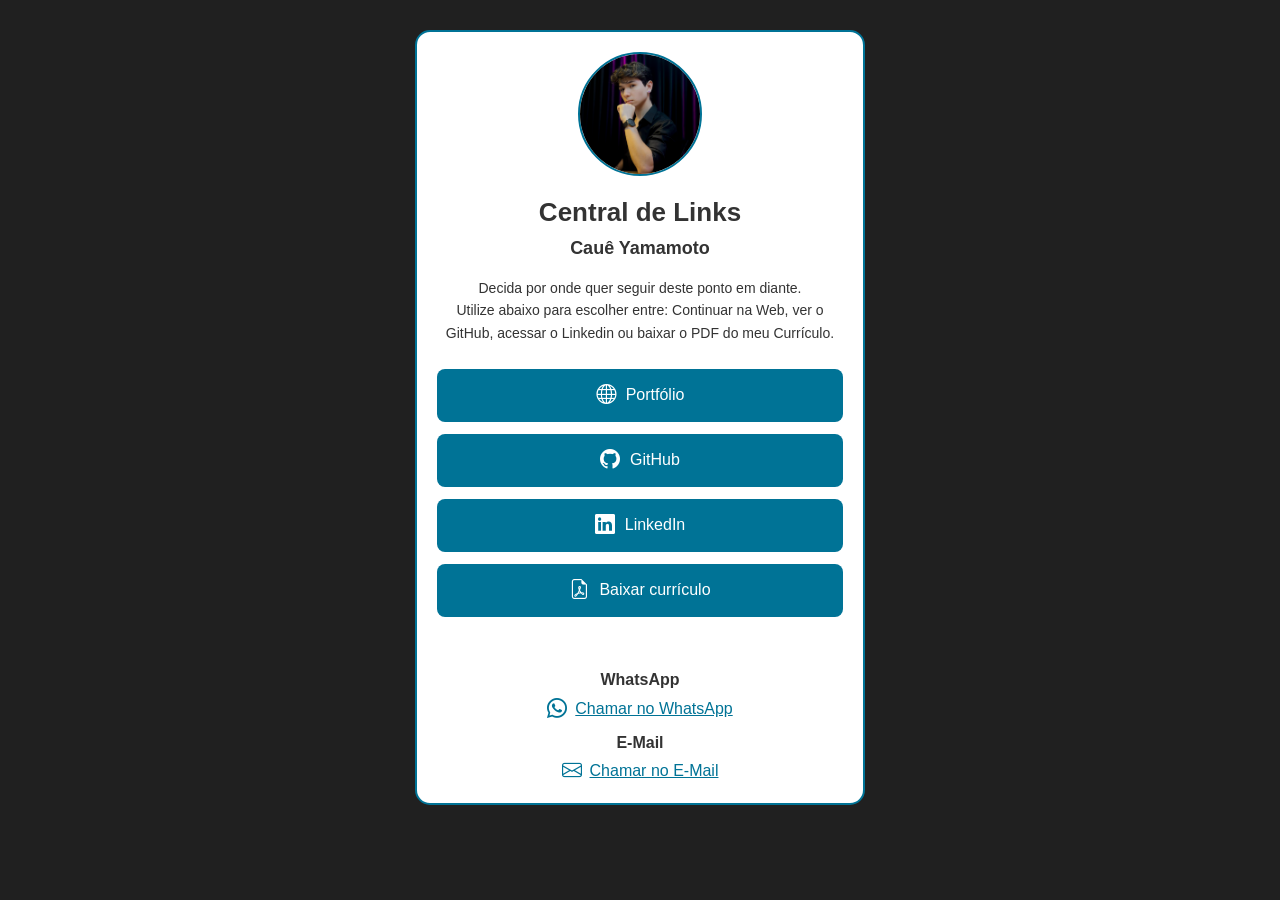
<file: index.html>
<!DOCTYPE html>
<html lang="pt-BR">
    <head>
        <meta charset="UTF-8">
        <meta name="viewport" content="width=device-width, initial-scale=1.0">
        <title>Central de Links - Cauê Yamamoto</title>
        <meta name="description" content="Links para redirecionamento de redes e páginas do Caue Kazuo Yamamoto">
        <meta name="author"  content="Cauê Yamamoto">
        <link rel="icon" type="image/png" href="./assets/images/KodaKSsf.png">
        <link rel="stylesheet" href="https://cdn.jsdelivr.net/npm/bootstrap-icons@1.13.2/font/bootstrap-icons.min.css">
        <link rel="stylesheet" href="./assets/css/redirect.css">
    </head>
    <body>
        <aside>
            <div class="selfie">
                <a href="https://www.instagram.com/ckyamamoto7/" target="_blank" rel="noopener noreferrer">
                    <img src="./assets/images/selfie.png" alt="Meu instagram">
                </a>
            </div>
        </aside>
        <main>
            <div class="topbar">
                <h1>Central de Links <small>Cauê Yamamoto</small></h1>
                <p>Decida por onde quer seguir deste ponto em diante.
                    <br> Utilize abaixo para escolher entre: Continuar na Web, ver o GitHub, acessar o Linkedin ou baixar o PDF do meu Currículo.
                </p>
            </div>
            <article class="cardLink">
                <a href="./pessoal.html">
                    <i class="bi bi-globe" aria-hidden="true"></i>
                    Portfólio
                </a>
            </article>
            <article class="cardLink">
                <a href="https://github.com/CaueYamamoto7">
                    <i class="bi bi-github" aria-hidden="true"></i>
                    GitHub
                </a>
            </article>
            <article class="cardLink">
                <a href="https://www.linkedin.com/in/cauê-yamamoto-4bb765350/">
                    <i class="bi bi-linkedin" aria-hidden="true"></i>
                    LinkedIn
                </a>
            </article>
            <article class="cardLink">
                <a href="./assets/curriculoCaue.pdf" download>
                    <i class="bi bi-file-earmark-pdf" aria-hidden="true"></i>
                    Baixar currículo
                </a>
            </article>
            <address>
                <div id="number">
                    <h2>WhatsApp</h2>
                    <a href="https://api.whatsapp.com/send?phone=5543988604583&text=Olá, tudo bem? Vi o seu portifólio web. Podemos conversar? " target="_blank" rel="noopener noreferrer">
                        <i class="bi bi-whatsapp" aria-hidden="true"></i>
                        Chamar no WhatsApp
                    </a>
                </div>
                <div id="mail">
                    <h2>E-Mail</h2>
                    <a href="mailto:yamamotocaue@gmail.com">
                        <i class="bi bi-envelope" aria-hidden="true"></i>
                        Chamar no E-Mail
                    </a>
                </div>
            </address>
        </main>
    </body>
</html>
</file>
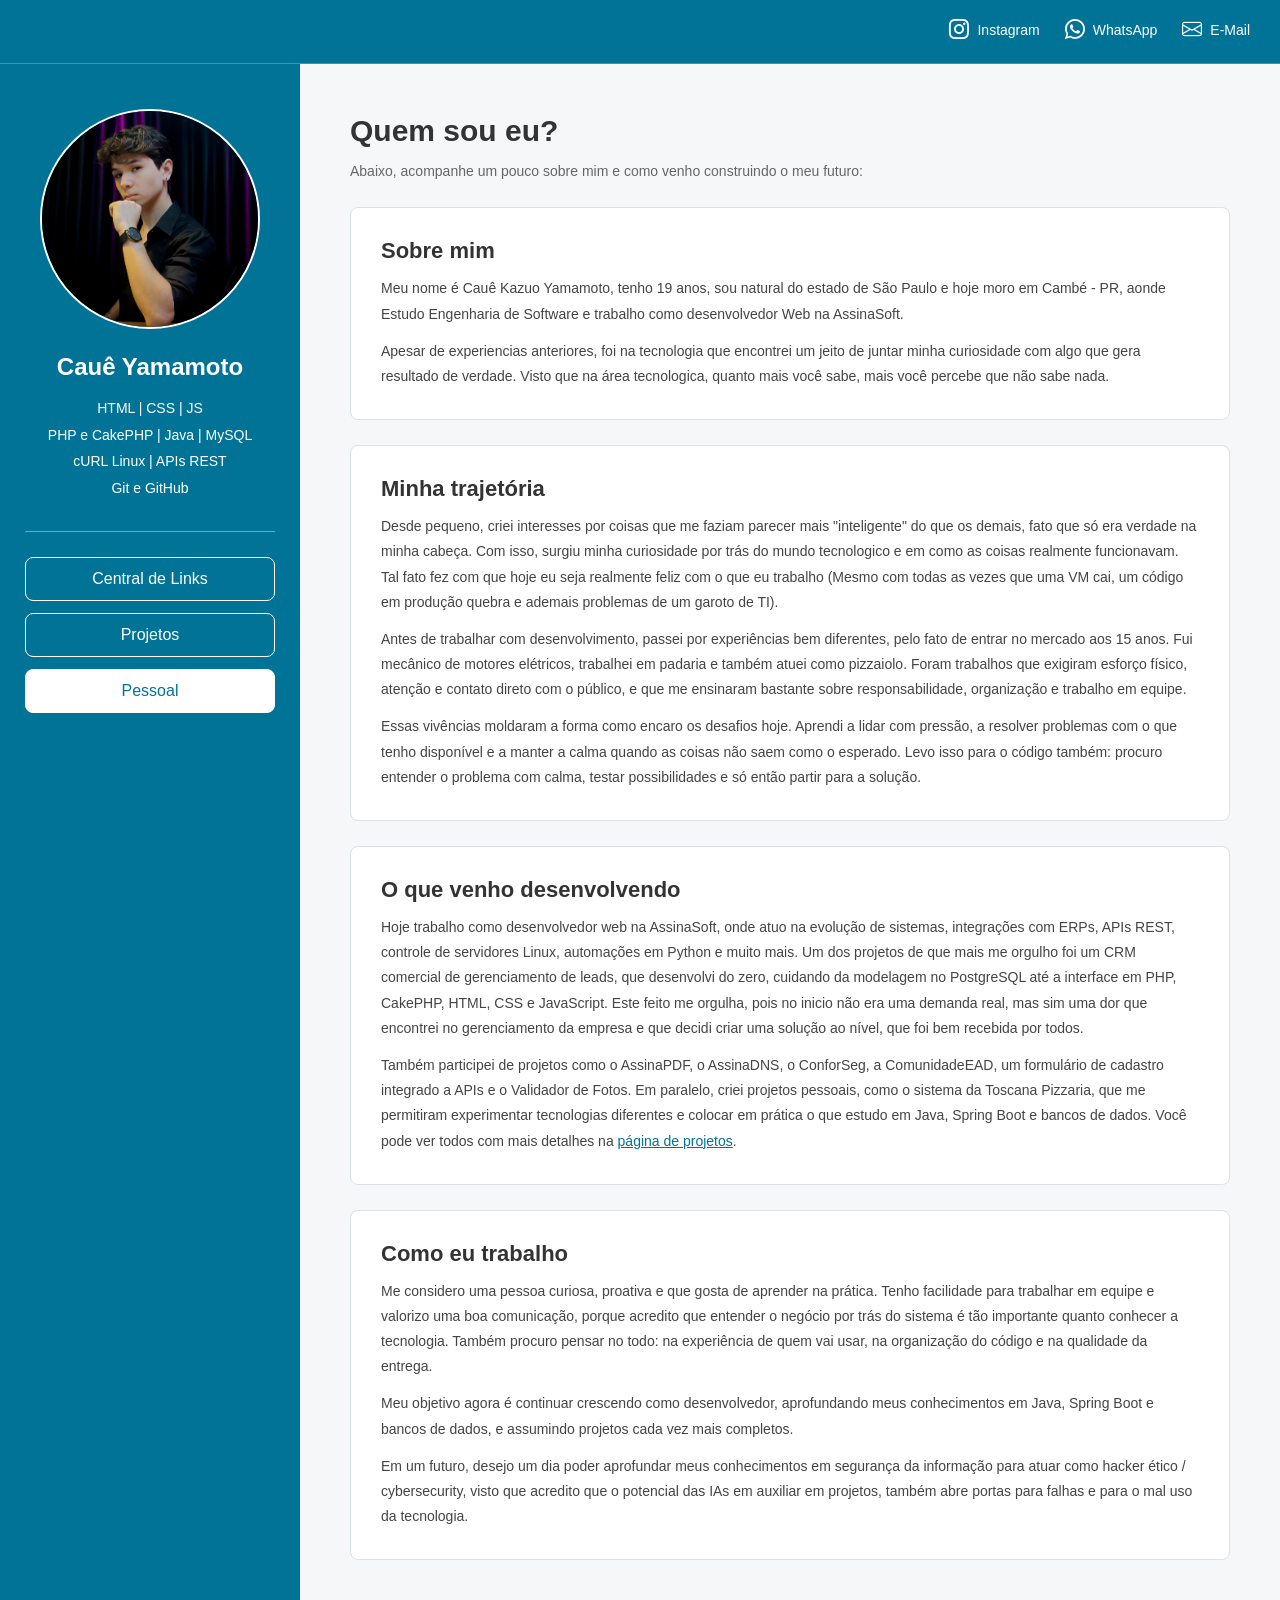
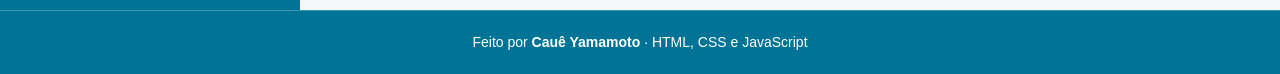
<file: pessoal.html>
<!DOCTYPE html>
<html lang="pt-BR">
    <head>
        <meta charset="UTF-8">
        <meta name="viewport" content="width=device-width, initial-scale=1.0">
        <title>Pessoal - Cauê Yamamoto</title>
        <meta name="description" content="Um pouco sobre Cauê Kazuo Yamamoto, sua trajetória e seus projetos">
        <meta name="author" content="Cauê Yamamoto">
        <link rel="icon" type="image/png" href="./assets/images/KodaKSsf.png">
        <link rel="stylesheet" href="https://cdn.jsdelivr.net/npm/bootstrap-icons@1.13.2/font/bootstrap-icons.min.css">
        <link rel="stylesheet" href="./assets/css/projetos.css">
        <script src="./script.js" defer></script>
    </head>
    <body class="paginaPessoal">
        <header class="topbar">
            <nav aria-label="Navegação principal">
                <a href="https://www.instagram.com/ckyamamoto7/" target="_blank" rel="noopener noreferrer">
                    <i class="bi bi-instagram" aria-hidden="true"></i>
                    Instagram
                </a>
                <a href="https://api.whatsapp.com/send?phone=5543988604583&text=Olá, tudo bem? Vi o seu portifólio web. Podemos conversar? " target="_blank" rel="noopener noreferrer">
                    <i class="bi bi-whatsapp" aria-hidden="true"></i>
                    WhatsApp
                </a>
                <a href="mailto:yamamotocaue@gmail.com">
                    <i class="bi bi-envelope" aria-hidden="true"></i>
                    E-Mail
                </a>
            </nav>
        </header>
        <div class="conteudo">
            <aside>
                <div class="selfie">
                    <img src="./assets/images/selfie.png" alt="Cauê Yamamoto">
                </div>
                <h2>Cauê Yamamoto</h2>
                <p>HTML | CSS | JS<br>PHP e CakePHP | Java | MySQL<br>cURL Linux | APIs REST<br>Git e GitHub</p>
                <nav class="menuAside" aria-label="Páginas do portfólio">
                    <a href="./index.html">Central de Links</a>
                    <a href="./projetos.html">Projetos</a>
                    <a href="./pessoal.html" aria-current="page">Pessoal</a>
                </nav>
            </aside>
            <main>
                <h1>Quem sou eu?</h1>
                <p>Abaixo, acompanhe um pouco sobre mim e como venho construindo o meu futuro:</p>
                <section class="blocoPessoal">
                    <h2>Sobre mim</h2>
                    <p>Meu nome é Cauê Kazuo Yamamoto, tenho 19 anos, sou natural do estado de São Paulo e hoje moro em Cambé - PR, aonde Estudo Engenharia de Software e trabalho como desenvolvedor Web na AssinaSoft. </p>
                    <p>Apesar de experiencias anteriores, foi na tecnologia que encontrei um jeito de juntar minha curiosidade com algo que gera resultado de verdade. Visto que na área tecnologica, quanto mais você sabe, mais você percebe que não sabe nada.</p>
                </section>
                <section class="blocoPessoal">
                    <h2>Minha trajetória</h2>
                    <p>Desde pequeno, criei interesses por coisas que me faziam parecer mais "inteligente" do que os demais, fato que só era verdade na minha cabeça. Com isso, surgiu minha curiosidade por trás do mundo tecnologico e em como as coisas realmente funcionavam. Tal fato fez com que hoje eu seja realmente feliz com o que eu trabalho (Mesmo com todas as vezes que uma VM cai, um código em produção quebra e ademais problemas de um garoto de TI).</p>
                    <p>Antes de trabalhar com desenvolvimento, passei por experiências bem diferentes, pelo fato de entrar no mercado aos 15 anos. Fui mecânico de motores elétricos, trabalhei em padaria e também atuei como pizzaiolo. Foram trabalhos que exigiram esforço físico, atenção e contato direto com o público, e que me ensinaram bastante sobre responsabilidade, organização e trabalho em equipe.</p>
                    <p>Essas vivências moldaram a forma como encaro os desafios hoje. Aprendi a lidar com pressão, a resolver problemas com o que tenho disponível e a manter a calma quando as coisas não saem como o esperado. Levo isso para o código também: procuro entender o problema com calma, testar possibilidades e só então partir para a solução.</p>
                </section>
                <section class="blocoPessoal">
                    <h2>O que venho desenvolvendo</h2>
                    <p>Hoje trabalho como desenvolvedor web na AssinaSoft, onde atuo na evolução de sistemas, integrações com ERPs, APIs REST, controle de servidores Linux, automações em Python e muito mais. Um dos projetos de que mais me orgulho foi um CRM comercial de gerenciamento de leads, que desenvolvi do zero, cuidando da modelagem no PostgreSQL até a interface em PHP, CakePHP, HTML, CSS e JavaScript. Este feito me orgulha, pois no inicio não era uma demanda real, mas sim uma dor que encontrei no gerenciamento da empresa e que decidi criar uma solução ao nível, que foi bem recebida por todos.</p>
                    <p>Também participei de projetos como o AssinaPDF, o AssinaDNS, o ConforSeg, a ComunidadeEAD, um formulário de cadastro integrado a APIs e o Validador de Fotos. Em paralelo, criei projetos pessoais, como o sistema da Toscana Pizzaria, que me permitiram experimentar tecnologias diferentes e colocar em prática o que estudo em Java, Spring Boot e bancos de dados. Você pode ver todos com mais detalhes na <a href="./projetos.html">página de projetos</a>.</p>
                </section>
                <section class="blocoPessoal">
                    <h2>Como eu trabalho</h2>
                    <p>Me considero uma pessoa curiosa, proativa e que gosta de aprender na prática. Tenho facilidade para trabalhar em equipe e valorizo uma boa comunicação, porque acredito que entender o negócio por trás do sistema é tão importante quanto conhecer a tecnologia. Também procuro pensar no todo: na experiência de quem vai usar, na organização do código e na qualidade da entrega.</p>
                    <p>Meu objetivo agora é continuar crescendo como desenvolvedor, aprofundando meus conhecimentos em Java, Spring Boot e bancos de dados, e assumindo projetos cada vez mais completos.</p>
                    <P>Em um futuro, desejo um dia poder aprofundar meus conhecimentos em segurança da informação para atuar como hacker ético / cybersecurity, visto que acredito que o potencial das IAs em auxiliar em projetos, também abre portas para falhas e para o mal uso da tecnologia. </P>
                </section>
            </main>
        </div>
        <footer class="rodape">
            <p>Feito por <strong>Cauê Yamamoto</strong> · HTML, CSS e JavaScript</p>
        </footer>
    </body>
</html>
</file>
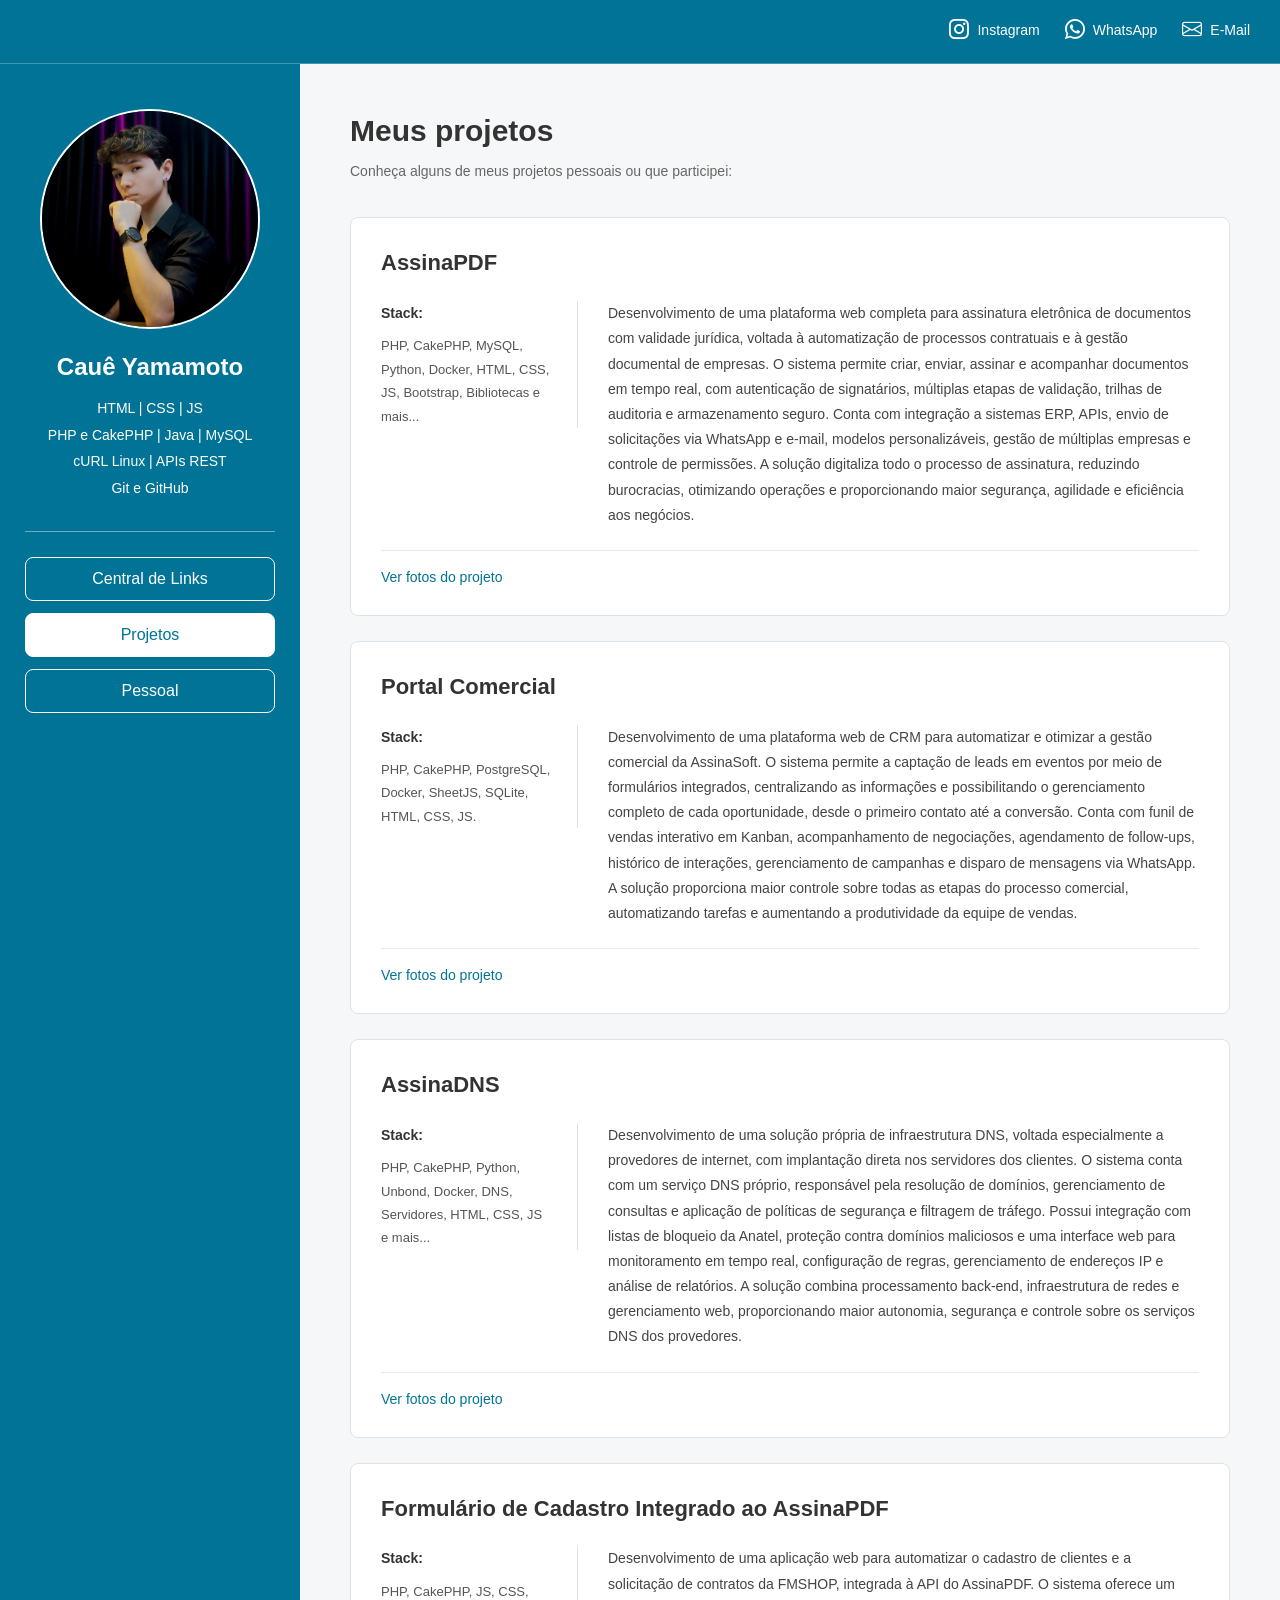
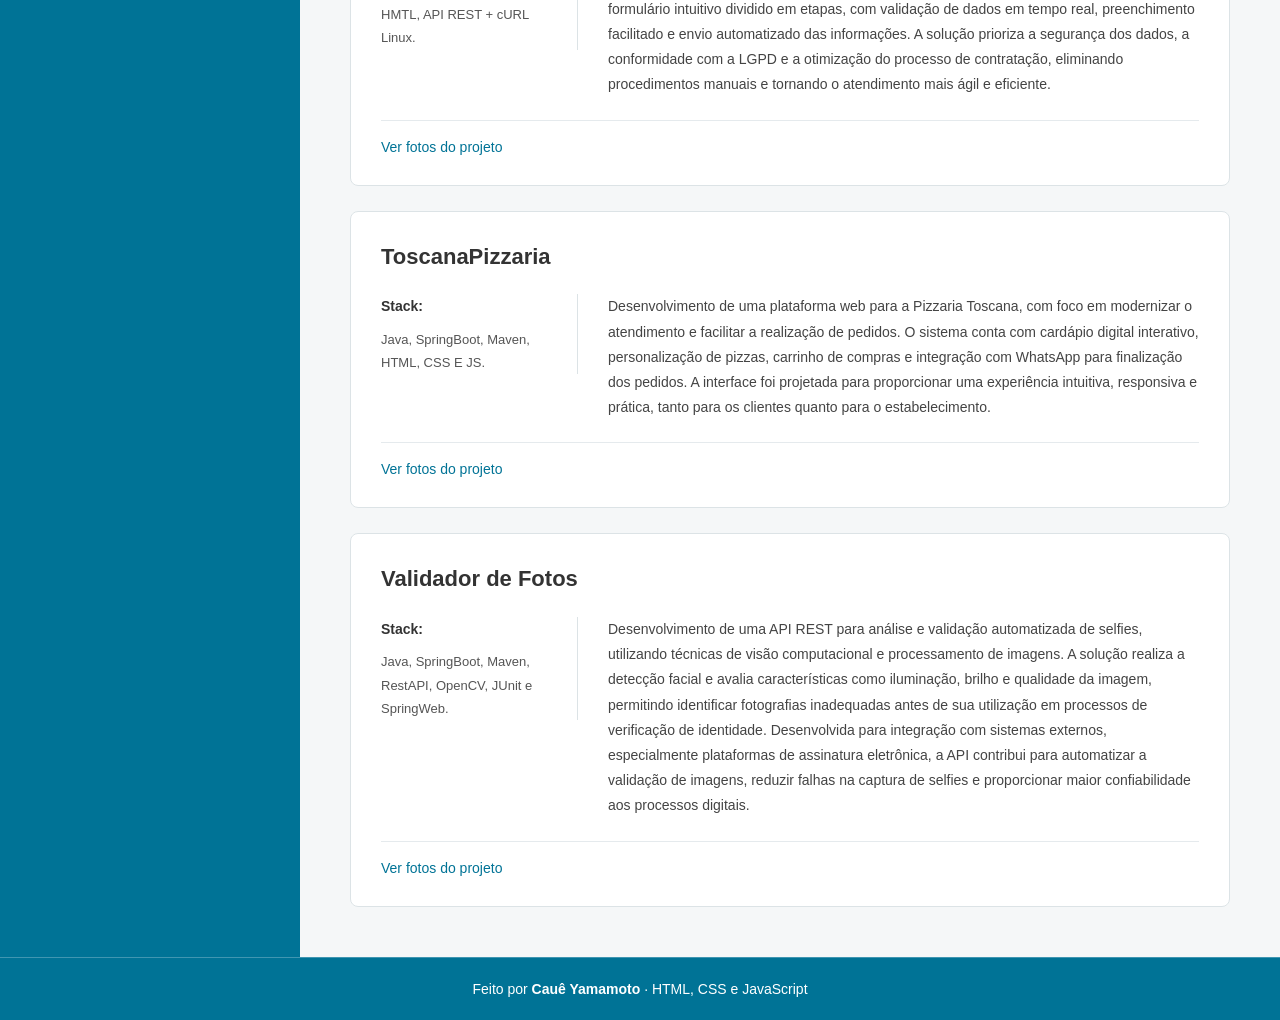
<file: projetos.html>
<!DOCTYPE html>
<html lang="pt-BR">
    <head>
        <meta charset="UTF-8">
        <meta name="viewport" content="width=device-width, initial-scale=1.0">
        <title>Projetos - Cauê Yamamoto</title>
        <meta name="description" content="Projetos desenvolvidos por Cauê Kazuo Yamamoto">
        <meta name="author" content="Cauê Yamamoto">
        <link rel="icon" type="image/png" href="./assets/images/KodaKSsf.png">
        <link rel="stylesheet" href="https://cdn.jsdelivr.net/npm/bootstrap-icons@1.13.2/font/bootstrap-icons.min.css">
        <link rel="stylesheet" href="./assets/css/projetos.css">
        <script src="./script.js" defer></script>
    </head>
    <body>
        <header class="topbar">
            <nav aria-label="Navegação principal">
                <a href="https://www.instagram.com/ckyamamoto7/" target="_blank" rel="noopener noreferrer">
                    <i class="bi bi-instagram" aria-hidden="true"></i>
                    Instagram
                </a>
                <a href="https://api.whatsapp.com/send?phone=5543988604583&text=Olá, tudo bem? Vi o seu portifólio web. Podemos conversar? " target="_blank" rel="noopener noreferrer">
                    <i class="bi bi-whatsapp" aria-hidden="true"></i>
                    WhatsApp
                </a>
                <a href="mailto:yamamotocaue@gmail.com">
                    <i class="bi bi-envelope" aria-hidden="true"></i>
                    E-Mail
                </a>
            </nav>
        </header>
        <div class="conteudo">
            <aside>
                <div class="selfie">
                    <img src="./assets/images/selfie.png" alt="Cauê Yamamoto">
                </div>
                <h2>Cauê Yamamoto</h2>
                <p>HTML | CSS | JS<br>PHP e CakePHP | Java | MySQL<br>cURL Linux | APIs REST<br>Git e GitHub</p>
                <nav class="menuAside" aria-label="Páginas do portfólio">
                    <a href="./index.html">Central de Links</a>
                    <a href="./projetos.html" aria-current="page">Projetos</a>
                    <a href="./pessoal.html">Pessoal</a>
                </nav>
            </aside>
            <main>
                <h1>Meus projetos</h1>
                <p>Conheça alguns de meus projetos pessoais ou que participei:</p>
                <div class="projetos">
                    <article class="cardProjeto">
                        <h2><button type="button" data-modal="assinaPDF" aria-haspopup="dialog">AssinaPDF</button></h2>
                        <p class="stack"><strong>Stack:</strong> PHP, CakePHP, MySQL, Python, Docker, HTML, CSS, JS, Bootstrap, Bibliotecas e mais...</p>
                        <p class="sobre">Desenvolvimento de uma plataforma web completa para assinatura eletrônica de documentos com validade jurídica, voltada à automatização de processos contratuais e à gestão documental de empresas. O sistema permite criar, enviar, assinar e acompanhar documentos em tempo real, com autenticação de signatários, múltiplas etapas de validação, trilhas de auditoria e armazenamento seguro. Conta com integração a sistemas ERP, APIs, envio de solicitações via WhatsApp e e-mail, modelos personalizáveis, gestão de múltiplas empresas e controle de permissões. A solução digitaliza todo o processo de assinatura, reduzindo burocracias, otimizando operações e proporcionando maior segurança, agilidade e eficiência aos negócios.</p>
                        <span class="verFotos">Ver fotos do projeto</span>
                    </article>
                    <article class="cardProjeto">
                        <h2><button type="button" data-modal="portalComercial" aria-haspopup="dialog">Portal Comercial</button></h2>
                        <p class="stack"><strong>Stack:</strong> PHP, CakePHP, PostgreSQL, Docker, SheetJS, SQLite, HTML, CSS, JS. </p>
                        <p class="sobre">Desenvolvimento de uma plataforma web de CRM para automatizar e otimizar a gestão comercial da AssinaSoft. O sistema permite a captação de leads em eventos por meio de formulários integrados, centralizando as informações e possibilitando o gerenciamento completo de cada oportunidade, desde o primeiro contato até a conversão. Conta com funil de vendas interativo em Kanban, acompanhamento de negociações, agendamento de follow-ups, histórico de interações, gerenciamento de campanhas e disparo de mensagens via WhatsApp. A solução proporciona maior controle sobre todas as etapas do processo comercial, automatizando tarefas e aumentando a produtividade da equipe de vendas.</p>
                        <span class="verFotos">Ver fotos do projeto</span>
                    </article>
                    <article class="cardProjeto">
                        <h2><button type="button" data-modal="assinaDNS" aria-haspopup="dialog">AssinaDNS</button></h2>
                        <p class="stack"><strong>Stack:</strong> PHP, CakePHP, Python, Unbond, Docker, DNS, Servidores, HTML, CSS, JS e mais...</p>
                        <p class="sobre">Desenvolvimento de uma solução própria de infraestrutura DNS, voltada especialmente a provedores de internet, com implantação direta nos servidores dos clientes. O sistema conta com um serviço DNS próprio, responsável pela resolução de domínios, gerenciamento de consultas e aplicação de políticas de segurança e filtragem de tráfego. Possui integração com listas de bloqueio da Anatel, proteção contra domínios maliciosos e uma interface web para monitoramento em tempo real, configuração de regras, gerenciamento de endereços IP e análise de relatórios. A solução combina processamento back-end, infraestrutura de redes e gerenciamento web, proporcionando maior autonomia, segurança e controle sobre os serviços DNS dos provedores.</p>
                        <span class="verFotos">Ver fotos do projeto</span>
                    </article>
                    <article class="cardProjeto">
                        <h2><button type="button" data-modal="formsFMShop" aria-haspopup="dialog">Formulário de Cadastro Integrado ao AssinaPDF</button></h2>
                        <p class="stack"><strong>Stack:</strong> PHP, CakePHP, JS, CSS, HMTL, API REST + cURL Linux.</p>
                        <p class="sobre">Desenvolvimento de uma aplicação web para automatizar o cadastro de clientes e a solicitação de contratos da FMSHOP, integrada à API do AssinaPDF. O sistema oferece um formulário intuitivo dividido em etapas, com validação de dados em tempo real, preenchimento facilitado e envio automatizado das informações. A solução prioriza a segurança dos dados, a conformidade com a LGPD e a otimização do processo de contratação, eliminando procedimentos manuais e tornando o atendimento mais ágil e eficiente.</p>
                        <span class="verFotos">Ver fotos do projeto</span>
                    </article>
                    <article class="cardProjeto">
                        <h2><button type="button" data-modal="toscanaPizzaria" aria-haspopup="dialog">ToscanaPizzaria</button></h2>
                        <p class="stack"><strong>Stack:</strong> Java, SpringBoot, Maven, HTML, CSS E JS.</p>
                        <p class="sobre">Desenvolvimento de uma plataforma web para a Pizzaria Toscana, com foco em modernizar o atendimento e facilitar a realização de pedidos. O sistema conta com cardápio digital interativo, personalização de pizzas, carrinho de compras e integração com WhatsApp para finalização dos pedidos. A interface foi projetada para proporcionar uma experiência intuitiva, responsiva e prática, tanto para os clientes quanto para o estabelecimento.</p>
                        <span class="verFotos">Ver fotos do projeto</span>
                    </article>
                    <article class="cardProjeto">
                        <h2><button type="button" data-modal="validadorFoto" aria-haspopup="dialog">Validador de Fotos</button></h2>
                        <p class="stack"><strong>Stack:</strong> Java, SpringBoot, Maven, RestAPI, OpenCV, JUnit e SpringWeb.</p>
                        <p class="sobre">Desenvolvimento de uma API REST para análise e validação automatizada de selfies, utilizando técnicas de visão computacional e processamento de imagens. A solução realiza a detecção facial e avalia características como iluminação, brilho e qualidade da imagem, permitindo identificar fotografias inadequadas antes de sua utilização em processos de verificação de identidade. Desenvolvida para integração com sistemas externos, especialmente plataformas de assinatura eletrônica, a API contribui para automatizar a validação de imagens, reduzir falhas na captura de selfies e proporcionar maior confiabilidade aos processos digitais.</p>
                        <span class="verFotos">Ver fotos do projeto</span>
                    </article>
                </div>
            </main>
        </div>
        <footer class="rodape">
            <p>Feito por <strong>Cauê Yamamoto</strong> · HTML, CSS e JavaScript</p>
        </footer>
        <dialog id="assinaPDF" aria-label="AssinaPDF">
            <form method="dialog"><button class="fechar" aria-label="Fechar modal">&times;</button></form>
            <div class="fotosProjeto">
                <img src="./assets/images/AssinaPDF/one.png" alt="Foto">
                <img src="./assets/images/AssinaPDF/two.png" alt="Foto">
                <img src="./assets/images/AssinaPDF/tree.png" alt="Foto">
                <img src="./assets/images/AssinaPDF/four.png" alt="Foto">
                <img src="./assets/images/AssinaPDF/IMG_3975.PNG" alt="Foto">
            </div>
        </dialog>
        <dialog id="portalComercial" aria-label="Portal Comercial">
            <form method="dialog"><button class="fechar" aria-label="Fechar modal">&times;</button></form>
            <div class="fotosProjeto">
                <img src="./assets/images/PortalComercial/one.png" alt="Foto">
                <img src="./assets/images/PortalComercial/two.png" alt="Foto">
                <img src="./assets/images/PortalComercial/tree.png" alt="Foto">
                <img src="./assets/images/PortalComercial/four.png" alt="Foto">
                <img src="./assets/images/PortalComercial/five.png" alt="Foto">
            </div>
        </dialog>
        <dialog id="assinaDNS" aria-label="AssinaDNS">
            <form method="dialog"><button class="fechar" aria-label="Fechar modal">&times;</button></form>
            <div class="fotosProjeto">
                <img src="./assets/images/AssinaDNS/one.png" alt="Foto">
                <img src="./assets/images/AssinaDNS/two.png" alt="Foto">
                <img src="./assets/images/AssinaDNS/three.png" alt="Foto">
            </div>
        </dialog>
        <dialog id="formsFMShop" aria-label="Forms Para FMShop">
            <form method="dialog"><button class="fechar" aria-label="Fechar modal">&times;</button></form>
            <div class="fotosProjeto">
                <img src="./assets/images/Forms/one.png" alt="Foto">
                <img src="./assets/images/Forms/two.png" alt="Foto">
            </div>
        </dialog>
        <dialog id="toscanaPizzaria" aria-label="ToscanaPizzaria">
            <form method="dialog"><button class="fechar" aria-label="Fechar modal">&times;</button></form>
            <div class="fotosProjeto">
                <img src="./assets/images/Toscana/one.png" alt="Foto">
                <img src="./assets/images/Toscana/two.png" alt="Foto">
                <img src="./assets/images/Toscana/three.png" alt="Foto">
                <img src="./assets/images/Toscana/four.png" alt="Foto">
            </div>
        </dialog>
        <dialog id="validadorFoto" aria-label="Validador de Foto">
            <form method="dialog"><button class="fechar" aria-label="Fechar modal">&times;</button></form>
            <div class="fotosProjeto">
                
            </div>
        </dialog>
    </body>
</html>
</file>
<file: assets/css/redirect.css>
﻿/* Fundo da página */
html {
    background-color: #202020;
}

/* O body funciona como o card que agrupa tudo */
body {
    width: 85%;
    max-width: 450px;
    margin: 30px auto;
    padding: 20px;
    box-sizing: border-box;
    background-color: #ffffff;
    border: 2px solid #007396;
    border-radius: 15px;
    font-family: Arial, sans-serif;
    color: #333333;
    text-align: center;
}

/* Foto circular */
.selfie img {
    width: 120px;
    height: 120px;
    object-fit: cover;
    border-radius: 50%;
    border: 2px solid #007396
}

/* Título e apresentação */
h1 {
    font-size: 26px;
}

h1 small {
    display: block;
    margin-top: 10px;
    font-size: 18px;
}

.topbar p {
    font-size: 14px;
    line-height: 1.6;
}

.topbar {
    margin-bottom: 25px;
}

/* Cada link ocupa uma linha inteira */
.cardLink a {
    display: flex;
    align-items: center;
    justify-content: center;
    gap: 10px;
    margin-bottom: 12px;
    padding: 15px;
    background-color: #007396;
    border-radius: 8px;
    color: white;
    text-decoration: none;
}

/* Cor do link quando o mouse passa por cima */
.cardLink a:hover {
    background-color: #01556e;
}

/* Informações de contato */
address {
    margin-top: 25px;
    padding-top: 15px;
    border-top: 1px solid #ffffff;
    font-style: normal;
}

address h2 {
    margin-bottom: 8px;
    font-size: 16px;
}

address a {
    color: #007396;
}

/* Tamanho dos ícones da biblioteca */
.bi {
    font-size: 20px;
}

/* Ícone e texto dos contatos lado a lado */
address a {
    display: inline-flex;
    align-items: center;
    gap: 8px;
}
.selfie img {
    animation: aparecer 1s;
}

@keyframes aparecer {
    from { opacity: 0; }
    to   { opacity: 1; }
}
</file>
<file: assets/css/projetos.css>
/* Medidas incluem o padding e a borda */
* {
    box-sizing: border-box;
}

/* O body agrupa a navegação, a apresentação e os projetos */
body {
    min-height: 100vh;
    margin: 0;
    display: flex;
    flex-direction: column;
    background-color: #ffffff;
    font-family: Arial, sans-serif;
    color: #333333;
}

/* Links da barra superior */
.topbar {
    position: sticky;
    top: 0;
    z-index: 10;
    height: 64px;
    flex-shrink: 0;
    padding: 18px 30px;
    background-color: #007396;
    color: #ffffff;
    border-bottom: 1px solid rgba(255, 255, 255, 0.25);
}

.topbar nav {
    display: flex;
    align-items: center;
    justify-content: flex-end;
    flex-wrap: wrap;
    gap: 25px;
}

.topbar a {
    display: inline-flex;
    align-items: center;
    gap: 8px;
    color: #ffffff;
    text-decoration: none;
    font-size: 14px;
}

.topbar a:hover {
    text-decoration: underline;
}

.topbar a:focus-visible,
.menuAside a:focus-visible {
    outline-color: #ffffff;
}

.bi {
    font-size: 20px;
}

/* Apresentação à esquerda e projetos à direita */
.conteudo {
    display: flex;
    flex: 1;
    background-color: #007396;
}

aside {
    position: sticky;
    top: 64px;
    align-self: flex-start;
    height: calc(100dvh - 64px);
    overflow-y: auto;
    width: 300px;
    padding: 45px 25px;
    flex-shrink: 0;
    background-color: #007396;
    color: #ffffff;
    text-align: center;
}

/* Foto circular */
.selfie img {
    width: 220px;
    height: 220px;
    max-width: 100%;
    aspect-ratio: 1;
    object-fit: cover;
    border-radius: 50%;
    border: 2px solid #ffffff;
}

aside h2 {
    margin-top: 20px;
    margin-bottom: 12px;
    font-size: 24px;
}

/* Links para as outras páginas do portfólio */
.menuAside {
    display: flex;
    flex-direction: column;
    gap: 12px;
    margin-top: 30px;
    padding-top: 25px;
    border-top: 1px solid rgba(255, 255, 255, 0.4);
}

.menuAside a {
    display: block;
    padding: 12px 15px;
    border: 1px solid #ffffff;
    border-radius: 8px;
    color: #ffffff;
    text-decoration: none;
}

.menuAside a:hover,
.menuAside a[aria-current="page"] {
    background-color: #ffffff;
    color: #007396;
}

p {
    font-size: 14px;
    line-height: 1.6;
}

aside p {
    line-height: 1.9;
}

main {
    flex: 1;
    min-width: 0;
    padding: 50px;
    background-color: #f5f7f8;
}

h1 {
    margin: 0 0 12px;
    font-size: 30px;
}

main > p {
    margin: 0;
    color: #666666;
}

/* Blocos de conteúdo da página pessoal */
.blocoPessoal {
    max-width: 1100px;
    margin-top: 25px;
    padding: 30px;
    background-color: #ffffff;
    border: 1px solid #dce3e6;
    border-radius: 8px;
}

.blocoPessoal h2 {
    margin: 0 0 12px;
    font-size: 22px;
}

.blocoPessoal p {
    margin: 0;
    color: #444444;
    line-height: 1.8;
}

.blocoPessoal p + p {
    margin-top: 12px;
}

.blocoPessoal a {
    color: #007396;
}

/* Cards dos projetos */
.projetos {
    display: grid;
    gap: 25px;
    max-width: 1100px;
    margin-top: 35px;
}

.cardProjeto {
    position: relative;
    display: grid;
    grid-template-columns: minmax(170px, 1fr) minmax(0, 3fr);
    gap: 22px 30px;
    padding: 30px;
    background-color: #ffffff;
    border: 1px solid #dce3e6;
    border-radius: 8px;
    overflow-wrap: break-word;
}

.cardProjeto h2,
.verFotos {
    grid-column: 1 / -1;
}

.cardProjeto h2 {
    margin: 0;
    font-size: 22px;
    line-height: 1.4;
}

.cardProjeto button {
    padding: 0;
    background: none;
    border: 0;
    color: #333333;
    text-align: left;
    font: inherit;
    cursor: pointer;
}

/* Faz toda a área do card abrir a modal */
.cardProjeto button::after {
    content: "";
    position: absolute;
    inset: 0;
    border-radius: 8px;
}

.cardProjeto:hover {
    border-color: #007396;
}

.cardProjeto p {
    margin: 0;
    line-height: 1.8;
}

.cardProjeto .stack {
    align-self: start;
    padding-right: 25px;
    border-right: 1px solid #dce3e6;
    color: #555555;
    font-size: 13px;
}

.stack strong {
    display: block;
    margin-bottom: 8px;
    color: #333333;
    font-size: 14px;
}

.cardProjeto .sobre {
    color: #444444;
}

.verFotos {
    padding-top: 18px;
    border-top: 1px solid #e5eaed;
    color: #007396;
    font-size: 14px;
}

a:focus-visible,
button:focus-visible,
.cardProjeto button:focus-visible::after {
    outline: 3px solid #007396;
    outline-offset: 4px;
}

.cardProjeto button:focus-visible {
    outline: none;
}

/* Janela que receberá as informações de cada projeto */
dialog {
    width: 1200px;
    max-width: 95vw;
    height: 90dvh;
    max-height: 95dvh;
    padding: 20px;
    background-color: #ffffff;
    border: 2px solid #007396;
    border-radius: 15px;
}

dialog[open] {
    display: flex;
    flex-direction: column;
    gap: 15px;
}

dialog::backdrop {
    background-color: rgba(0, 0, 0, 0.65);
}

dialog form {
    display: flex;
    justify-content: flex-end;
    flex-shrink: 0;
}

.fotosProjeto {
    display: flex;
    align-items: center;
    justify-content: center;
    flex: 1;
    min-height: 0;
}

.fotosProjeto img {
    display: block;
    width: 100%;
    height: 100%;
    object-fit: contain;
    border-radius: 8px;
}

.fotosProjeto img[hidden] {
    display: none;
}

.controlesFotos {
    display: flex;
    align-items: center;
    justify-content: center;
    gap: 25px;
    flex-shrink: 0;
    font-size: 14px;
}

.controlesFotos button,
.fechar {
    border: 0;
    border-radius: 8px;
    background-color: #007396;
    color: #ffffff;
    cursor: pointer;
}

.controlesFotos button {
    width: 44px;
    height: 44px;
    font-size: 30px;
}

.controlesFotos button:hover:not(:disabled),
.fechar:hover {
    background-color: #01556e;
}

.controlesFotos button:disabled {
    opacity: 0.35;
    cursor: default;
}

.fechar {
    width: 36px;
    height: 36px;
    font-size: 26px;
}

/* Rodapé padrão do portfólio */
.rodape {
    padding: 20px 30px;
    background-color: #007396;
    color: #ffffff;
    text-align: center;
    font-size: 13px;
    border-top: 1px solid rgba(255, 255, 255, 0.25);
}

.rodape p {
    margin: 0;
}

/* Ajustes para celulares e telas menores */
@media (max-width: 1100px) {
    .cardProjeto {
        grid-template-columns: 1fr;
        gap: 18px;
        padding: 25px;
    }

    .cardProjeto .stack {
        padding-right: 0;
        border-right: 0;
    }
}

@media (max-width: 800px) {
    .topbar {
        height: auto;
    }

    .topbar nav {
        justify-content: center;
    }

    main {
        padding: 30px;
    }

    .conteudo {
        flex-direction: column;
    }

    aside {
        position: static;
        height: auto;
        overflow-y: visible;
        width: 100%;
        border-bottom: 1px solid #dddddd;
    }

    aside p {
        max-width: 400px;
        margin: 0 auto;
    }

    .menuAside {
        max-width: 400px;
        margin: 30px auto 0;
    }
}

@media (max-width: 480px) {
    .topbar,
    aside,
    main {
        padding: 20px;
    }

    .cardProjeto {
        padding: 20px;
    }

    .blocoPessoal {
        padding: 20px;
    }

    .selfie img {
        height: auto;
    }
}
@media (prefers-reduced-motion: no-preference) {
    .paginaPessoal {
        animation: aparecer 1s;
    }
}

@keyframes aparecer {
    from { opacity: 0; }
    to   { opacity: 1; }
}
</file>
